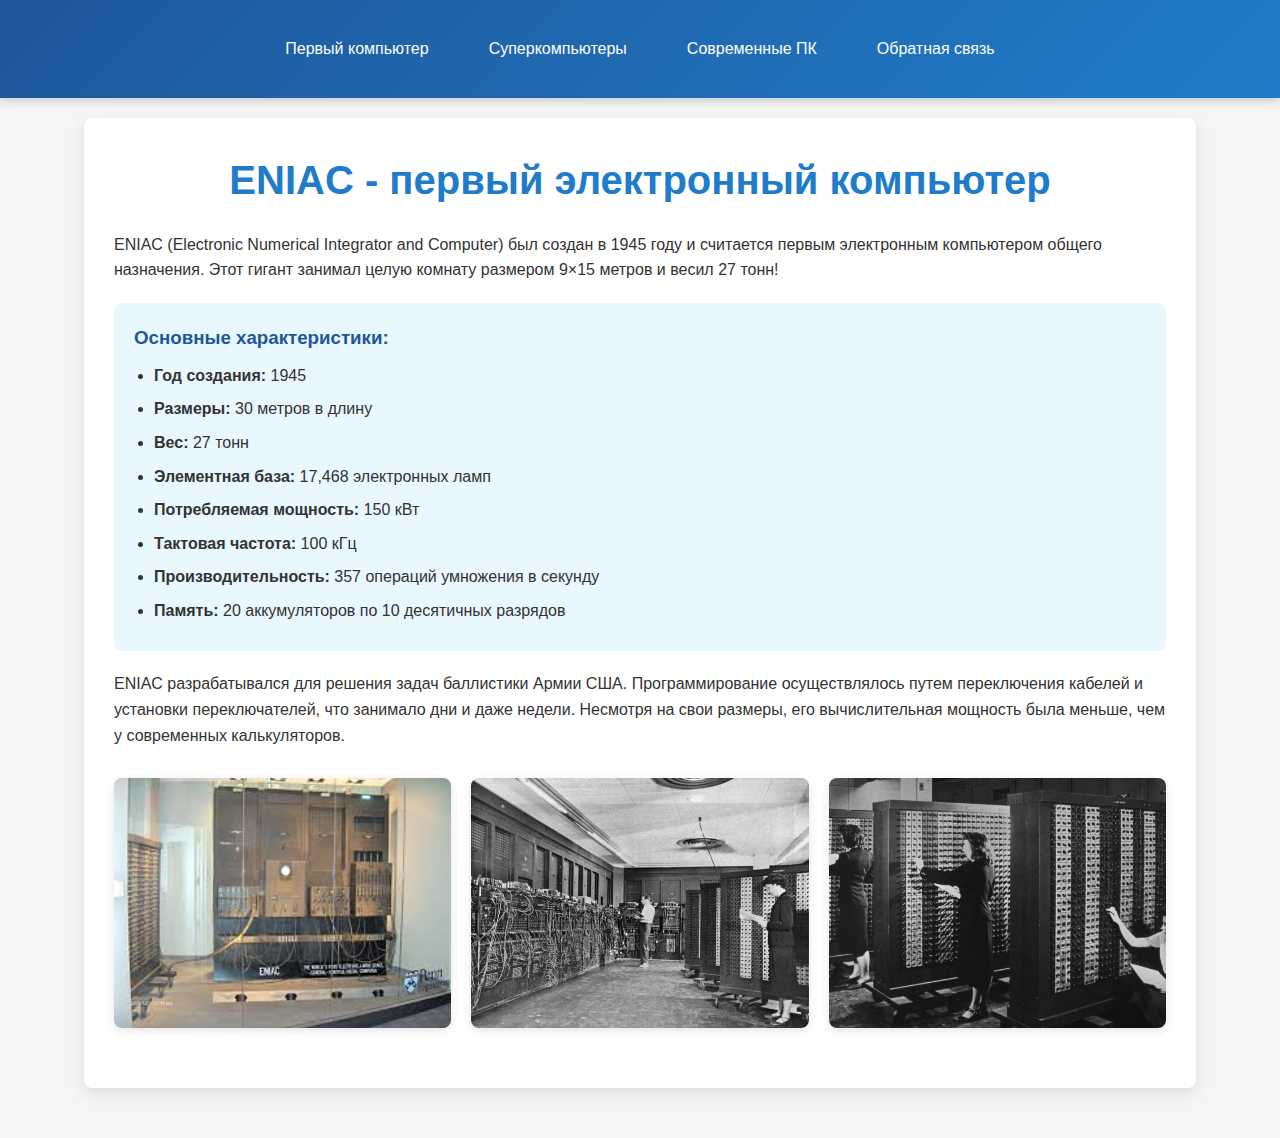
<file: index.html>
<!DOCTYPE html>
<html lang="ru">
<head>
    <link rel = "manifest" href = "manifest.json">

    <script>
      if ('serviceWorker' in navigator) {
        window.addEventListener('load', () => {
          navigator.serviceWorker.register('sw.js')
            .then(reg => console.log('Service Worker зарегистрирован'))
            .catch(err => console.log('Ошибка:', err));
        });
      }
    </script>

    <meta charset="UTF-8">
    <meta name="viewport" content="width=device-width, initial-scale=1.0">
    <title>Первый компьютер - ENIAC</title>
    <link rel="stylesheet" href="styles.css">
</head>
<body>
    <header>
        <div class="container">
            <nav>
                <ul>
                    <li><a href="index.html">Первый компьютер</a></li>
                    <li><a href="supercomputers.html">Суперкомпьютеры</a></li>
                    <li><a href="modern.html">Современные ПК</a></li>
                    <li><a href="forma1.php">Обратная связь</a></li>
                </ul>
            </nav>
        </div>
    </header>

    <main class="container">
        <article class="computer-info">
            <h1>ENIAC - первый электронный компьютер</h1>
            
            <p>ENIAC (Electronic Numerical Integrator and Computer) был создан в 1945 году и считается первым электронным компьютером общего назначения. Этот гигант занимал целую комнату размером 9×15 метров и весил 27 тонн!</p>

            <div class="specs">
                <h3>Основные характеристики:</h3>
                <ul>
                    <li><strong>Год создания:</strong> 1945</li>
                    <li><strong>Размеры:</strong> 30 метров в длину</li>
                    <li><strong>Вес:</strong> 27 тонн</li>
                    <li><strong>Элементная база:</strong> 17,468 электронных ламп</li>
                    <li><strong>Потребляемая мощность:</strong> 150 кВт</li>
                    <li><strong>Тактовая частота:</strong> 100 кГц</li>
                    <li><strong>Производительность:</strong> 357 операций умножения в секунду</li>
                    <li><strong>Память:</strong> 20 аккумуляторов по 10 десятичных разрядов</li>
                </ul>
            </div>
            
            <p>ENIAC разрабатывался для решения задач баллистики Армии США. Программирование осуществлялось путем переключения кабелей и установки переключателей, что занимало дни и даже недели. Несмотря на свои размеры, его вычислительная мощность была меньше, чем у современных калькуляторов.</p>
            
            <div class="gallery">
                <img src="1_1.jpg" alt="ENIAC - внешний вид">
                <img src="1_2.jpg" alt="Внутреннее устройство ENIAC">
                <img src="1_3.jpg" alt="Программирование ENIAC">
            </div>
        </article>
    </main>

</body>
</html>
</file>
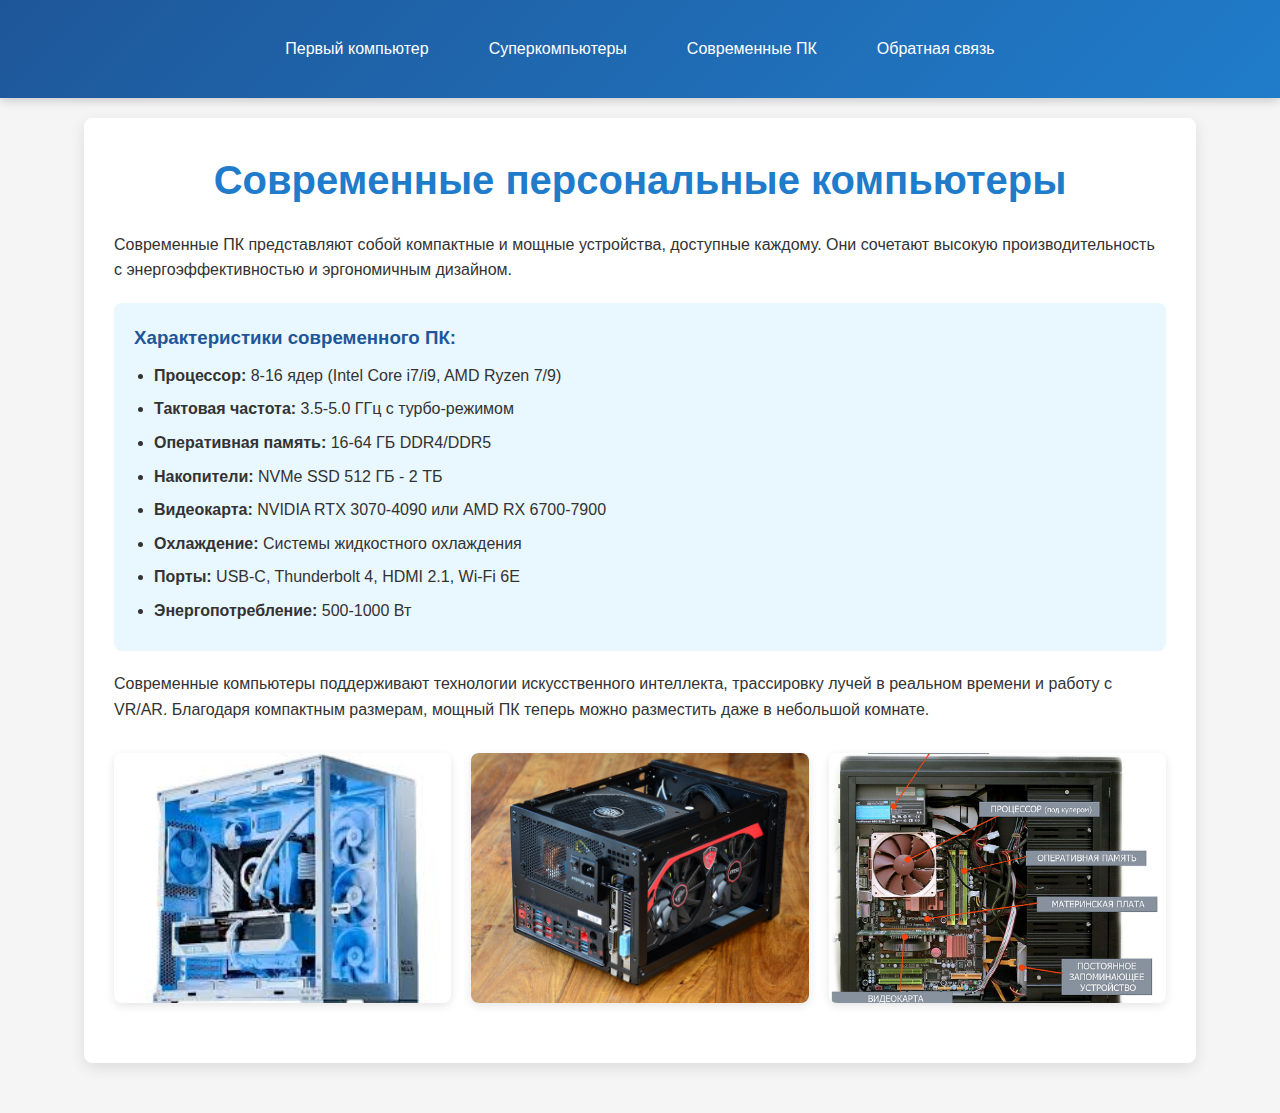
<file: modern.html>
<!DOCTYPE html>
<html lang="ru">
<head>
    <link rel = "manifest" href = "manifest.json">

    <script>
      if ('serviceWorker' in navigator) {
        window.addEventListener('load', () => {
          navigator.serviceWorker.register('sw.js')
            .then(reg => console.log('Service Worker зарегистрирован'))
            .catch(err => console.log('Ошибка:', err));
        });
      }
    </script>
    
    <meta charset="UTF-8">
    <meta name="viewport" content="width=device-width, initial-scale=1.0">
    <title>Современные персональные компьютеры</title>
    <link rel="stylesheet" href="styles.css">
</head>
<body>
    <header>
        <div class="container">
            <nav>
                <ul>
                    <li><a href="index.html">Первый компьютер</a></li>
                    <li><a href="supercomputers.html">Суперкомпьютеры</a></li>
                    <li><a href="modern.html">Современные ПК</a></li>
                    <li><a href="forma1.php">Обратная связь</a></li>
                </ul>
            </nav>
        </div>
    </header>

    <main class="container">
        <article class="computer-info">
            <h1>Современные персональные компьютеры</h1>
            
            <p>Современные ПК представляют собой компактные и мощные устройства, доступные каждому. Они сочетают высокую производительность с энергоэффективностью и эргономичным дизайном.</p>
            
            <div class="specs">
                <h3>Характеристики современного ПК:</h3>
                <ul>
                    <li><strong>Процессор:</strong> 8-16 ядер (Intel Core i7/i9, AMD Ryzen 7/9)</li>
                    <li><strong>Тактовая частота:</strong> 3.5-5.0 ГГц с турбо-режимом</li>
                    <li><strong>Оперативная память:</strong> 16-64 ГБ DDR4/DDR5</li>
                    <li><strong>Накопители:</strong> NVMe SSD 512 ГБ - 2 ТБ</li>
                    <li><strong>Видеокарта:</strong> NVIDIA RTX 3070-4090 или AMD RX 6700-7900</li>
                    <li><strong>Охлаждение:</strong> Системы жидкостного охлаждения</li>
                    <li><strong>Порты:</strong> USB-C, Thunderbolt 4, HDMI 2.1, Wi-Fi 6E</li>
                    <li><strong>Энергопотребление:</strong> 500-1000 Вт</li>
                </ul>
            </div>
            
            <p>Современные компьютеры поддерживают технологии искусственного интеллекта, трассировку лучей в реальном времени и работу с VR/AR. Благодаря компактным размерам, мощный ПК теперь можно разместить даже в небольшой комнате.</p>
            
            <div class="gallery">
                <img src="3_1.jpg" alt="Современный игровой ПК">
                <img src="3_2.jpg" alt="Компактный ПК">
                <img src="3_3.jpg" alt="Схема современного ПК">
            </div>
        </article>
    </main>

</body>
</html>
</file>
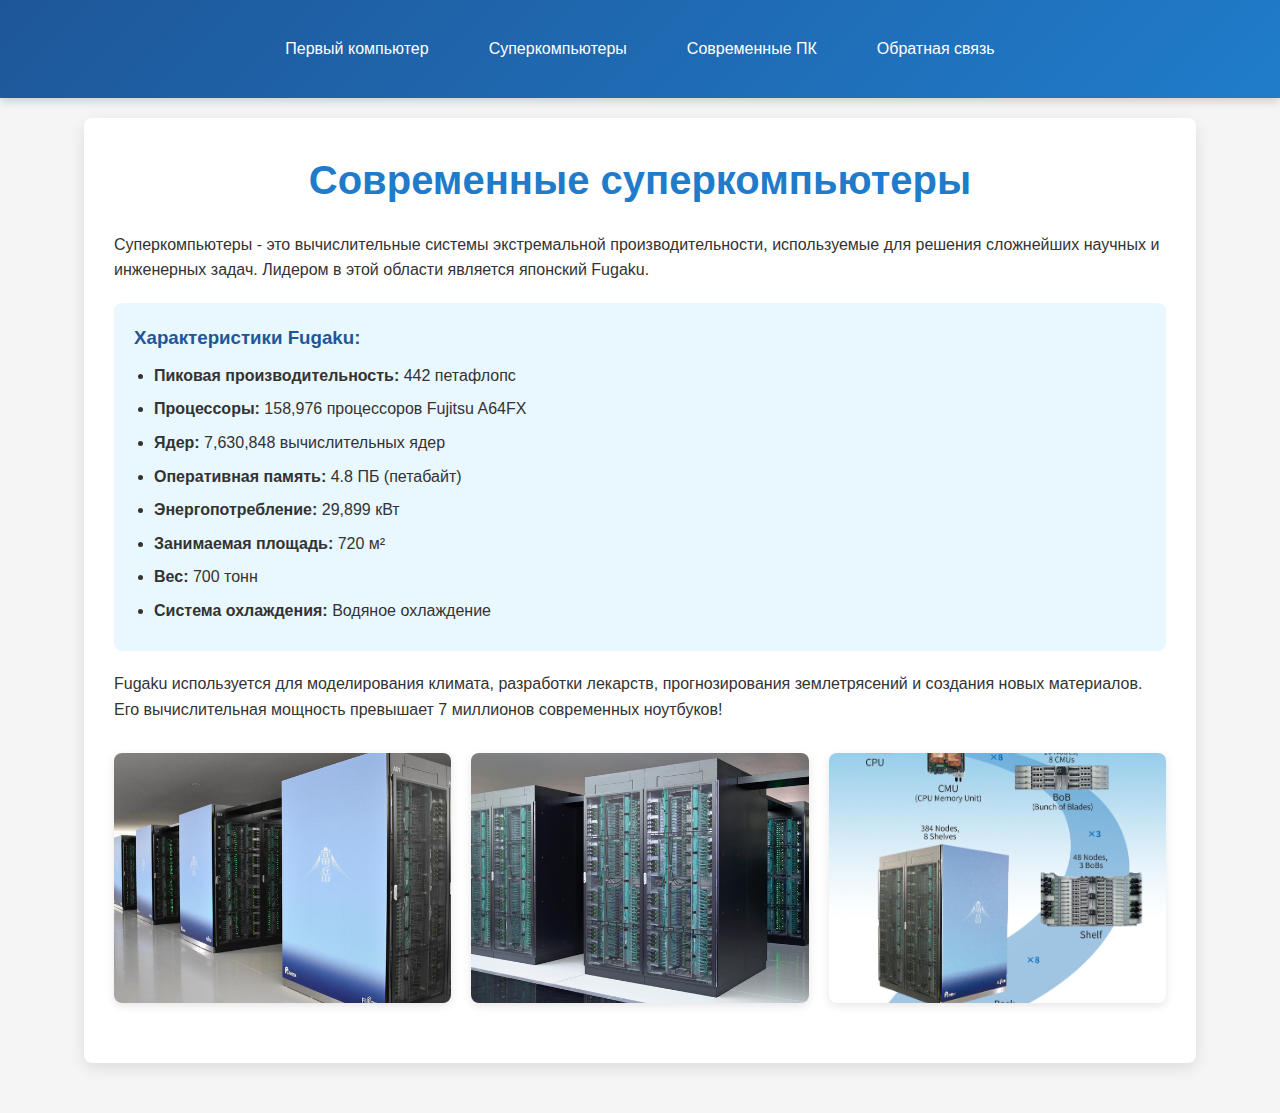
<file: supercomputers.html>
<!DOCTYPE html>
<html lang="ru">
<head>
    <link rel = "manifest" href = "manifest.json">

    <script>
      if ('serviceWorker' in navigator) {
        window.addEventListener('load', () => {
          navigator.serviceWorker.register('sw.js')
            .then(reg => console.log('Service Worker зарегистрирован'))
            .catch(err => console.log('Ошибка:', err));
        });
      }
    </script>
    
    <meta charset="UTF-8">
    <meta name="viewport" content="width=device-width, initial-scale=1.0">
    <title>Суперкомпьютеры</title>
    <link rel="stylesheet" href="styles.css">
</head>
<body>
    <header>
        <div class="container">
            <nav>
                <ul>
                    <li><a href="index.html">Первый компьютер</a></li>
                    <li><a href="supercomputers.html">Суперкомпьютеры</a></li>
                    <li><a href="modern.html">Современные ПК</a></li>
                    <li><a href="forma1.php">Обратная связь</a></li>
                </ul>
            </nav>
        </div>
    </header>

    <main class="container">
        <article class="computer-info">
            <h1>Современные суперкомпьютеры</h1>
            
            <p>Суперкомпьютеры - это вычислительные системы экстремальной производительности, используемые для решения сложнейших научных и инженерных задач. Лидером в этой области является японский Fugaku.</p>
            
            <div class="specs">
                <h3>Характеристики Fugaku:</h3>
                <ul>
                    <li><strong>Пиковая производительность:</strong> 442 петафлопс</li>
                    <li><strong>Процессоры:</strong> 158,976 процессоров Fujitsu A64FX</li>
                    <li><strong>Ядер:</strong> 7,630,848 вычислительных ядер</li>
                    <li><strong>Оперативная память:</strong> 4.8 ПБ (петабайт)</li>
                    <li><strong>Энергопотребление:</strong> 29,899 кВт</li>
                    <li><strong>Занимаемая площадь:</strong> 720 м²</li>
                    <li><strong>Вес:</strong> 700 тонн</li>
                    <li><strong>Система охлаждения:</strong> Водяное охлаждение</li>
                </ul>
            </div>
            
            <p>Fugaku используется для моделирования климата, разработки лекарств, прогнозирования землетрясений и создания новых материалов. Его вычислительная мощность превышает 7 миллионов современных ноутбуков!</p>
            
            <div class="gallery">
                <img src="2_1.jpg" alt="Суперкомпьютер Fugaku">
                <img src="2_2.jpg" alt="Внутреннее устройство Fugaku">
                <img src="2_3.jpg" alt="Схема Fugaku">
            </div>
        </article>
    </main>

</body>
</html>
</file>
<file: styles.css>
* {
    box-sizing: border-box;
    margin: 0;
    padding: 0;
}

body {
    font-family: 'Segoe UI', Tahoma, Geneva, Verdana, sans-serif;
    line-height: 1.6;
    color: #333;
    background-color: #f5f5f5;
}

.container {
    width: 90%;
    max-width: 1200px;
    margin: 0 auto;
    padding: 20px;
}

header {
    background: linear-gradient(135deg, #1e5799 0%, #207cca 100%);
    color: white;
    padding: 1rem 0;
    box-shadow: 0 2px 10px rgba(0,0,0,0.2);
}

nav ul {
    display: flex;
    justify-content: center;
    list-style: none;
}

nav li {
    margin: 0 15px;
}

nav a {
    color: white;
    text-decoration: none;
    font-weight: 500;
    padding: 8px 15px;
    border-radius: 4px;
    transition: background 0.3s;
}

nav a:hover {
    background: rgba(255,255,255,0.2);
}

main {
    padding: 30px 0;
    min-height: calc(100vh - 150px);
}

h1 {
    color: #207cca;
    margin-bottom: 20px;
    text-align: center;
    font-size: 2.5rem;
}

.computer-info {
    background: white;
    border-radius: 8px;
    padding: 30px;
    box-shadow: 0 5px 15px rgba(0,0,0,0.1);
    margin-bottom: 30px;
}

.specs {
    background: #e9f7fe;
    padding: 20px;
    border-radius: 8px;
    margin: 20px 0;
}

.specs h3 {
    color: #1e5799;
    margin-bottom: 10px;
}

.specs ul {
    padding-left: 20px;
}

.specs li {
    margin-bottom: 8px;
}

.gallery {
    display: grid;
    grid-template-columns: repeat(auto-fit, minmax(300px, 1fr));
    gap: 20px;
    margin: 30px 0;
}

.gallery img {
    width: 100%;
    height: 250px;
    object-fit: cover;
    border-radius: 8px;
    box-shadow: 0 3px 10px rgba(0,0,0,0.1);
    transition: transform 0.3s;
}

.gallery img:hover {
    transform: scale(1.03);
}

footer {
    background: #333;
    color: white;
    text-align: center;
    padding: 20px 0;
    margin-top: 30px;
}

@media (max-width: 768px) {
    nav ul {
        flex-direction: column;
        align-items: center;
    }
    
    nav li {
        margin: 5px 0;
    }
    
    h1 {
        font-size: 2rem;
    }
}
</file>
